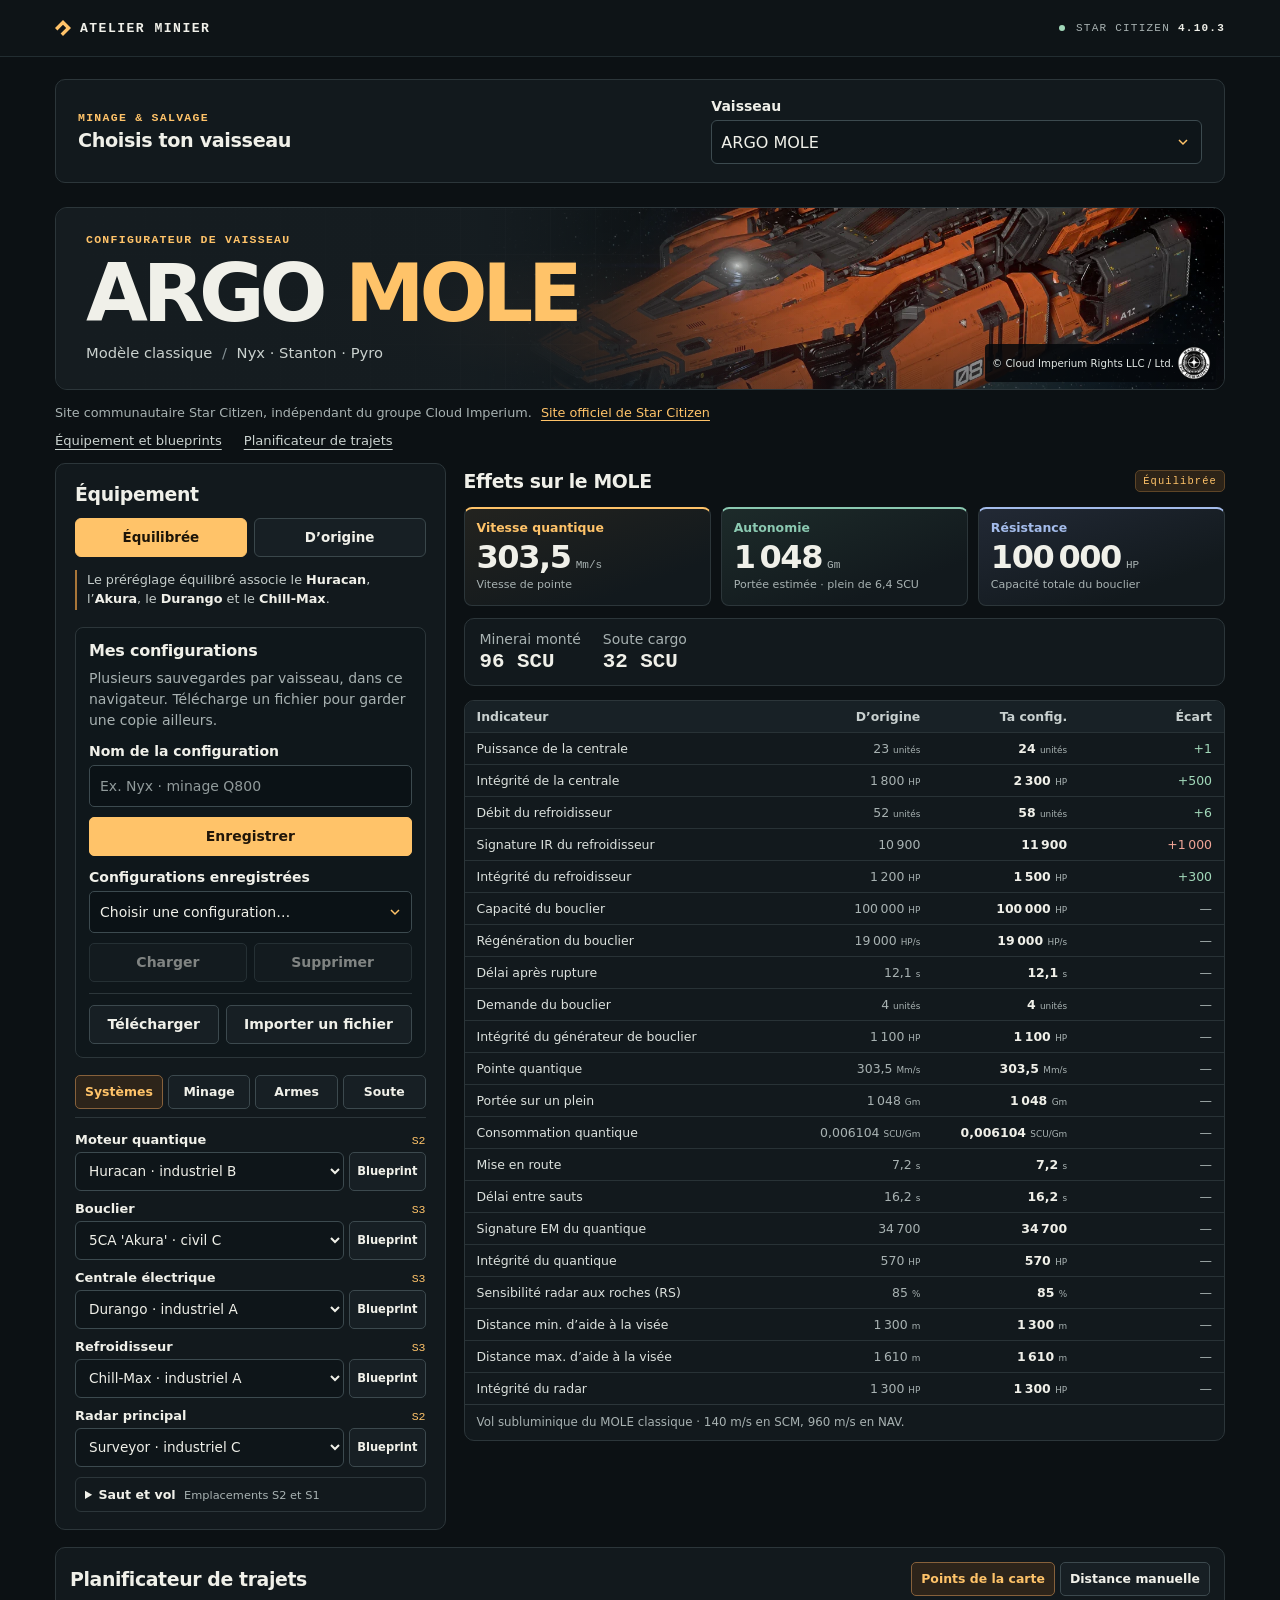
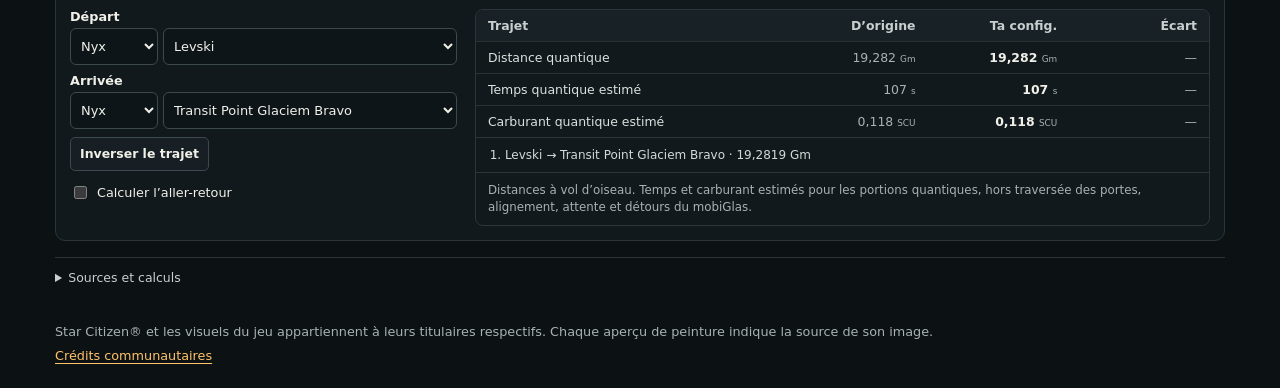
<file: index.html>
<!doctype html>
<html lang="fr">
<head>
  <meta charset="utf-8">
  <meta name="viewport" content="width=device-width, initial-scale=1">
  <meta name="description" content="Configurateur communautaire du MOLE classique. Compare les composants, simule la qualité de fabrication et prépare tes trajets dans Nyx, Stanton et Pyro.">
  <meta name="referrer" content="no-referrer">
  <title>Atelier minier · Configurateur ARGO MOLE</title>
  <link rel="stylesheet" href="style.css?v=2">
  <link rel="stylesheet" href="configurations.css?v=1">
  <link rel="stylesheet" href="ship-navigation.css?v=1">
  <link rel="stylesheet" href="capacity-summary.css?v=1">
  <script src="capacity-summary.js?v=1" defer></script>
  <script src="ship-navigation.js?v=1" defer></script>
  <script src="configurations.js?v=2" defer></script>
  <script src="catalog.js?v=3" defer></script>
  <script src="model.js" defer></script>
  <script src="app.js?v=5" defer></script>
</head>
<body>
  <header class="top">
    <div class="wrap top-inner">
      <div class="brand"><i aria-hidden="true"></i> ATELIER MINIER</div>
      <div class="patch"><span aria-hidden="true"></span> STAR CITIZEN <strong>4.10.3</strong></div>
    </div>
  </header>
  <main class="wrap">
    <section class="panel ship-picker" aria-labelledby="ship-picker-title">
      <div><p class="eyebrow">MINAGE &amp; SALVAGE</p><h2 id="ship-picker-title">Choisis ton vaisseau</h2></div>
      <div class="field"><label for="ship-picker">Vaisseau</label><select id="ship-picker"></select></div>
    </section>
    <section class="hero" aria-labelledby="title">
      <div class="hero-image" aria-hidden="true">
        <img alt="" src="assets/paints/stock.webp" fetchpriority="high">
      </div>
      <div class="hero-copy">
        <p class="eyebrow">CONFIGURATEUR DE VAISSEAU</p>
        <h1 id="title">ARGO <span>MOLE</span></h1>
        <p class="hero-sub">Modèle classique <span aria-hidden="true">/</span> Nyx · Stanton · Pyro</p>
      </div>
      <span class="visual-credit" aria-hidden="true">© Cloud Imperium Rights LLC / Ltd.</span>
    </section>
    <p class="fan-notice">Site communautaire Star Citizen, indépendant du groupe Cloud Imperium. <a href="https://robertsspaceindustries.com/">Site officiel de Star Citizen</a></p>

    <nav class="page-links" aria-label="Sections du configurateur">
      <a href="#equipment">Équipement et blueprints</a>
      <a href="#route">Planificateur de trajets</a>
    </nav>
    <div class="workspace" id="equipment">
      <section class="panel setup" aria-labelledby="setup-title">
        <h2 id="setup-title">Équipement</h2>
        <div class="presets" aria-label="Préréglages">
          <button type="button" id="balanced" aria-pressed="true">Équilibrée</button>
          <button type="button" id="stock" aria-pressed="false">D’origine</button>
        </div>
        <p class="recommendation">Le préréglage équilibré associe le <strong>Huracan</strong>, l’<strong>Akura</strong>, le <strong>Durango</strong> et le <strong>Chill-Max</strong>.</p>
        <div id="configurations"></div>
        <div class="equipment-tabs" aria-label="Catégories">
          <button type="button" data-category="systems" aria-pressed="true">Systèmes</button>
          <button type="button" data-category="mining" aria-pressed="false">Minage</button>
          <button type="button" data-category="guns" aria-pressed="false">Armes</button>
          <button type="button" data-category="cargo" aria-pressed="false">Soute</button>
        </div>
        <div class="fields" id="fields"></div>
      </section>

      <section class="results" aria-labelledby="result-title">
        <header class="result-header">
          <h2 id="result-title">Effets sur le MOLE</h2>
          <span class="mode" id="selection-name">Équilibrée</span>
        </header>
        <figure class="panel paint-preview" id="paint-preview" hidden>
          <div class="credited-photo">
            <img id="paint-image" alt="" width="1280" height="720" decoding="async">
            <span class="visual-credit" aria-hidden="true">© Cloud Imperium Rights LLC / Ltd.</span>
          </div>
          <figcaption>
            <strong id="paint-name"></strong>
            <span class="paint-links">
              <button class="secondary" type="button" id="paint-zoom">Agrandir</button>
              <a id="paint-source" target="_blank" rel="noopener noreferrer">Source de l’image</a>
            </span>
          </figcaption>
        </figure>
        <section class="panel mining-hud" id="mining-hud" aria-labelledby="mining-hud-title" hidden>
          <header class="hud-header">
            <h3 id="mining-hud-title">Repères de minage</h3>
            <label for="hud-turret">Tourelle
              <select id="hud-turret">
                <option value="laser0">Centrale</option>
                <option value="laser1">Gauche</option>
                <option value="laser2">Droite</option>
              </select>
            </label>
          </header>
          <div class="hud-layout">
            <div>
              <figure class="hud-figure">
                <div class="hud-photo">
                  <img src="hud-minage.jpg" alt="Interface de fracture avec la portée à gauche et la jauge de charge à droite" width="1536" height="1191" loading="lazy" decoding="async">
                  <button type="button" class="hud-pin" data-hud-area="range" aria-pressed="false">Portée</button>
                  <button type="button" class="hud-pin" data-hud-area="rock" aria-pressed="false">Roche</button>
                  <button type="button" class="hud-pin" data-hud-area="window" aria-pressed="true">Zone verte</button>
                  <button type="button" class="hud-pin" data-hud-area="overcharge" aria-pressed="false">Surcharge</button>
                  <button type="button" class="hud-pin" data-hud-area="power" aria-pressed="false">Intensité</button>
                </div>
                <figcaption>Capture en mode fracture · © Cloud Imperium Rights LLC / Ltd.</figcaption>
              </figure>
              <div class="hud-choices">
                <button type="button" class="secondary" data-hud-area="all" aria-pressed="false">Tous les effets</button>
                <button type="button" class="secondary" data-hud-area="extraction" aria-pressed="false">Après fracture · Extraction</button>
              </div>
            </div>
            <div class="hud-readout" id="hud-readout" aria-live="polite"></div>
          </div>
        </section>
        <div class="metrics" aria-label="Indicateurs de la configuration">
          <article class="metric speed">
            <h3>Vitesse quantique</h3>
            <p><strong id="metric-speed">303,5</strong> <span>Mm/s</span></p>
            <div>Vitesse de pointe</div>
          </article>
          <article class="metric range">
            <h3>Autonomie</h3>
            <p><strong id="metric-range">1 048</strong> <span>Gm</span></p>
            <div>Portée estimée · plein de 6,4 SCU</div>
          </article>
          <article class="metric resistance">
            <h3>Résistance</h3>
            <p><strong id="metric-shield">100 000</strong> <span>HP</span></p>
            <div>Capacité totale du bouclier</div>
          </article>
        </div>
        <section class="panel industrial-summary" id="capacity-summary" aria-label="Capacités industrielles"></section>
        <div class="panel comparison">
          <table>
            <caption class="sr-only">Configuration choisie comparée au MOLE d’origine</caption>
            <thead><tr><th scope="col">Indicateur</th><th scope="col">D’origine</th><th scope="col">Ta config.</th><th scope="col">Écart</th></tr></thead>
            <tbody id="comparison"></tbody>
          </table>
          <p id="comparison-note" class="panel-note" hidden></p>
        </div>
        <p class="sr-only" id="live-update" role="status"></p>
      </section>
    </div>

    <section id="route" class="panel route" aria-labelledby="route-title">
      <header class="result-header">
        <h2 id="route-title">Planificateur de trajets</h2>
        <div class="route-modes" aria-label="Mode du trajet">
          <button type="button" data-route-mode="map" aria-pressed="true">Points de la carte</button>
          <button type="button" data-route-mode="manual" aria-pressed="false">Distance manuelle</button>
        </div>
      </header>
      <div class="route-layout">
        <div class="route-controls">
          <div id="route-map" class="route-map">
            <fieldset>
              <legend>Départ</legend>
              <div class="route-fields">
                <label class="sr-only" for="from-system">Système de départ</label>
                <select id="from-system"><option value="nyx">Nyx</option><option value="stanton">Stanton</option><option value="pyro">Pyro</option></select>
                <label class="sr-only" for="from-point">Point de départ</label>
                <select id="from-point"></select>
              </div>
            </fieldset>
            <fieldset>
              <legend>Arrivée</legend>
              <div class="route-fields">
                <label class="sr-only" for="to-system">Système d’arrivée</label>
                <select id="to-system"><option value="nyx">Nyx</option><option value="stanton">Stanton</option><option value="pyro">Pyro</option></select>
                <label class="sr-only" for="to-point">Point d’arrivée</label>
                <select id="to-point"></select>
              </div>
            </fieldset>
            <button type="button" id="swap" class="secondary">Inverser le trajet</button>
          </div>
          <div id="route-manual" class="distance" hidden>
            <label for="distance">Distance du saut aller</label>
            <div class="distance-input">
              <input id="distance" type="number" inputmode="decimal" min="0.000001" max="2000" step="any" value="20">
              <span aria-hidden="true">Gm</span>
            </div>
            <small>1 Gm = 1 million de km.</small>
          </div>
          <label class="check-row"><input id="round-trip" type="checkbox"> Calculer l’aller-retour</label>
        </div>
        <div class="route-results">
          <table class="route-summary">
            <caption class="sr-only">Comparaison sur le trajet</caption>
            <thead><tr><th scope="col">Trajet</th><th scope="col">D’origine</th><th scope="col">Ta config.</th><th scope="col">Écart</th></tr></thead>
            <tbody id="route-comparison"></tbody>
          </table>
          <ol id="legs" class="legs" aria-label="Étapes à l’aller"></ol>
          <p id="route-status" class="route-status" role="status" hidden></p>
          <p class="panel-note">Distances à vol d’oiseau. Temps et carburant estimés pour les portions quantiques, hors traversée des portes, alignement, attente et détours du mobiGlas.</p>
        </div>
      </div>
    </section>

    <details class="sources">
      <summary>Sources et calculs</summary>
      <div class="source-content">
        <p>Composants filtrés par les emplacements, tailles et types du MOLE classique. Les fichiers du jeu peuvent répertorier une pièce compatible sans en indiquer l’obtention en jeu. Les valeurs électriques et de refroidissement sont nominales. La régénération affichée est maximale.</p>
        <p>Chaque ingrédient suit les paliers ou segments de son blueprint. Les variations du même attribut s’ajoutent autour de la valeur de référence. Les plans dépourvus de modificateur ne donnent aucun bonus simulé. Les têtes affichent la puissance nominale après fabrication et les effets des modules séparément.</p>
        <p>Portée calculée à partir du réservoir quantique de 6,4 SCU et de la consommation nominale par Gm. Le modèle de vol tient compte de la mise en route, de l’accélération et du freinage. Les temps et distances restent des estimations.</p>
        <ul>
          <li><a href="https://github.com/StarCitizenWiki/scunpacked-data/commit/f182b7f111279c9193df81927c9b4dbc8c4f3291">Composants, emplacements, recettes et coordonnées · données 4.10.3</a></li>
          <li><a href="https://codiga.fr/outils/ressources/blueprints">Obtention des blueprints · Codiga</a></li>
          <li><a href="https://starcitizen.tools/Guide:Quantum_travel_mechanics">Modèle de vol quantique · Star Citizen Wiki</a></li>
          <li><a href="https://support.robertsspaceindustries.com/hc/en-us/articles/360007611573-Mining-Basics">Interface de minage · Roberts Space Industries</a></li>
          <li><a href="https://starcitizen.tools/Module:Entity/Facet/Mining">Interprétation des modificateurs de minage · Star Citizen Wiki</a></li>
          <li><a href="https://starcitizen.tools/Nyx_system">Portes de Nyx · Star Citizen Wiki</a></li>
          <li><a href="https://uexcorp.space/vehicles/components/">Boutiques signalées par les joueurs · UEX</a></li>
          <li><a href="https://www.citadelsc.com/en/mining/gear/misc-enhanced-ore-pod">Pods renforcés · Citadel</a></li>
          <li><a href="https://robertsspaceindustries.com/en/pledge/ships/argo-mole/MOLE">Visuel du MOLE · Cloud Imperium Games</a></li>
        </ul>
      </div>
    </details>
    <footer class="fan-footer">
      <p>Star Citizen® et les visuels du jeu appartiennent à leurs titulaires respectifs. Chaque aperçu de peinture indique la source de son image.</p>
      <a href="https://support.robertsspaceindustries.com/hc/en-us/articles/360006895793-Star-Citizen-Fankit-and-Fandom-FAQ">Crédits communautaires</a>
    </footer>
    <dialog class="paint-dialog" id="paint-dialog" aria-labelledby="paint-dialog-title">
      <div class="result-header">
        <h2 id="paint-dialog-title"></h2>
        <form method="dialog"><button class="secondary" type="submit">Fermer</button></form>
      </div>
      <div class="credited-photo">
        <img id="paint-full-image" alt="" width="1280" height="720">
        <span class="visual-credit" aria-hidden="true">© Cloud Imperium Rights LLC / Ltd.</span>
      </div>
    </dialog>
    <dialog id="craft" aria-labelledby="craft-title">
      <form id="craft-form">
        <header class="result-header">
          <div><p class="eyebrow">BLUEPRINT</p><h2 id="craft-title"></h2></div>
          <button type="button" class="secondary" id="close-craft" aria-label="Fermer le blueprint">✕</button>
        </header>
        <p class="panel-note" id="craft-note"></p>
        <a id="craft-source" target="_blank" rel="noopener noreferrer">Fiche du blueprint</a>
        <div class="craft-presets" aria-label="Qualité de tous les matériaux">
          <button type="button" class="secondary" data-quality="500">Tout à 500</button>
          <button type="button" class="secondary" data-quality="800">Tout à 800</button>
          <button type="button" class="secondary" data-quality="1000">Tout à 1 000</button>
        </div>
        <div id="ingredients"></div>
        <div id="craft-results"></div>
        <div class="craft-actions">
          <button type="button" class="secondary" id="standard-item">Remonter la version standard</button>
          <button type="submit" class="primary" id="equip-crafted">Monter la pièce fabriquée</button>
        </div>
      </form>
    </dialog>
    <noscript><p>Active JavaScript pour utiliser le comparateur.</p></noscript>
  </main>
</body>
</html>
</file>
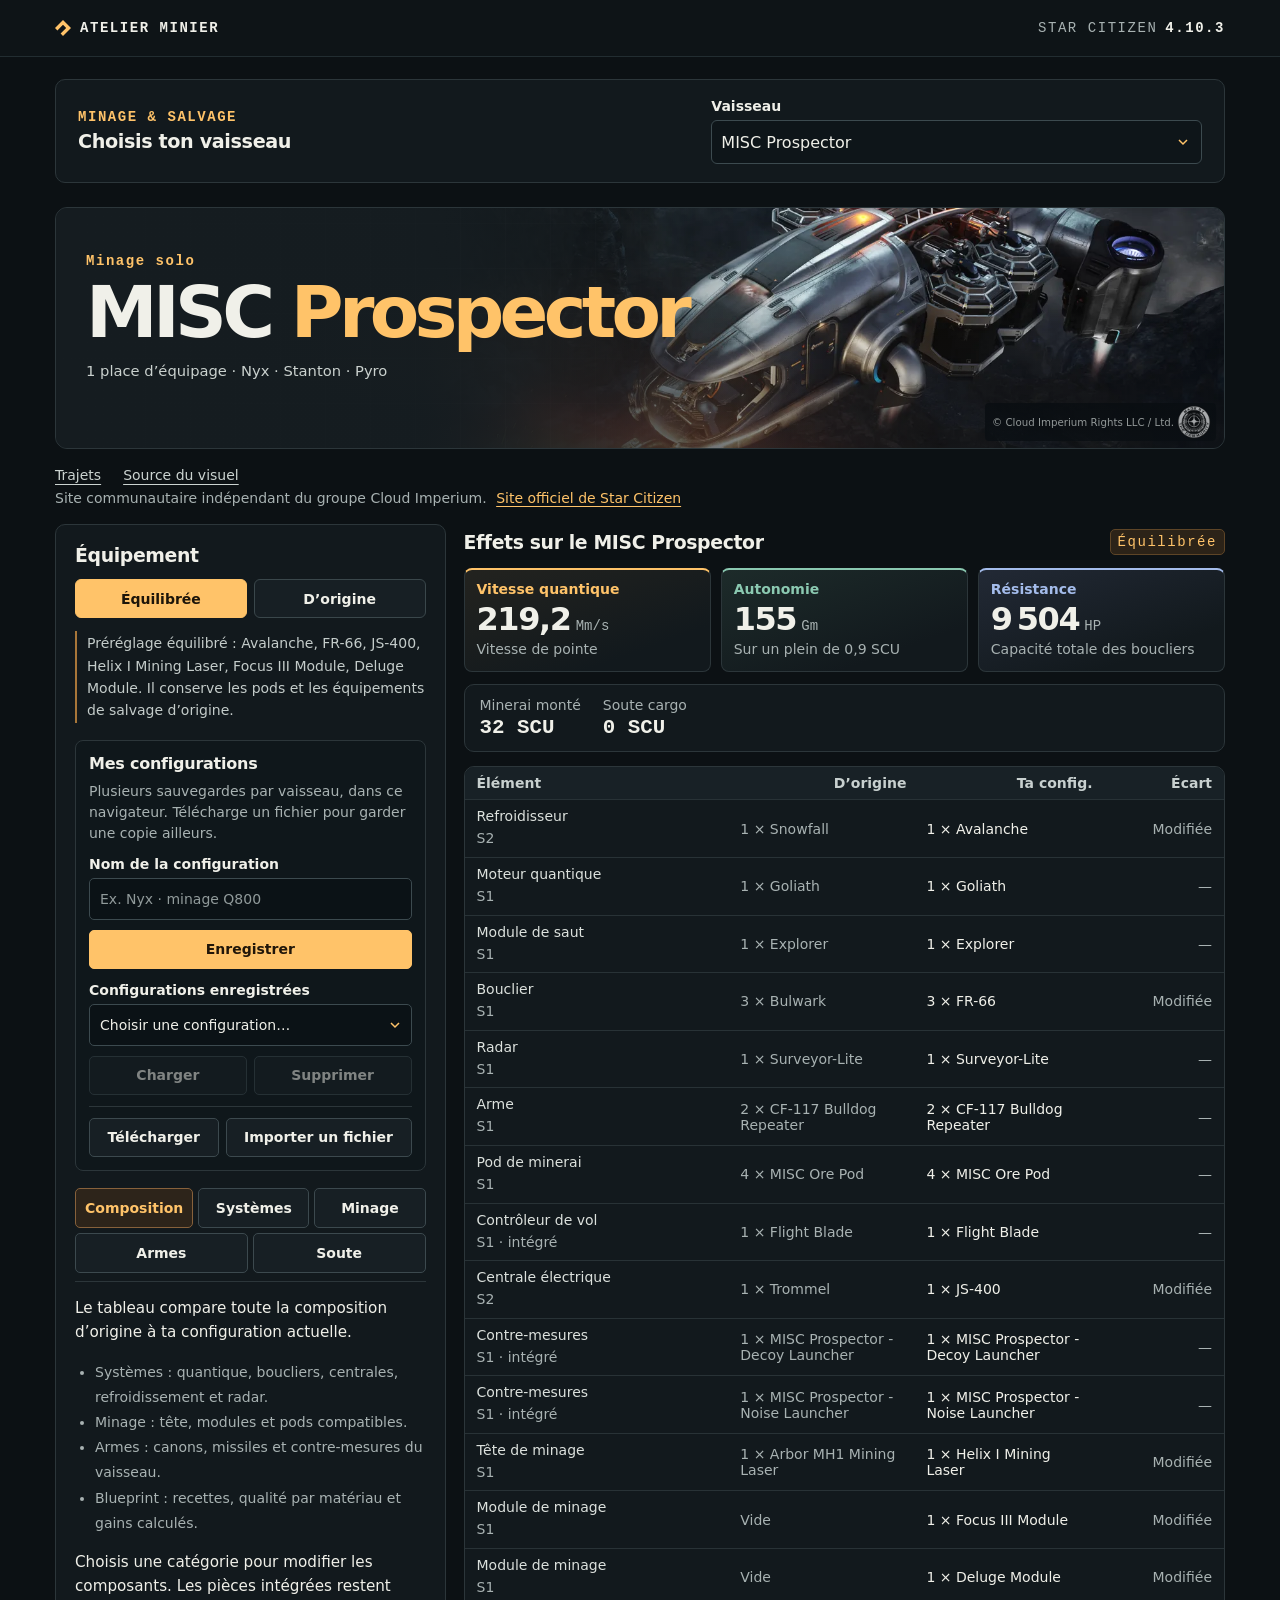
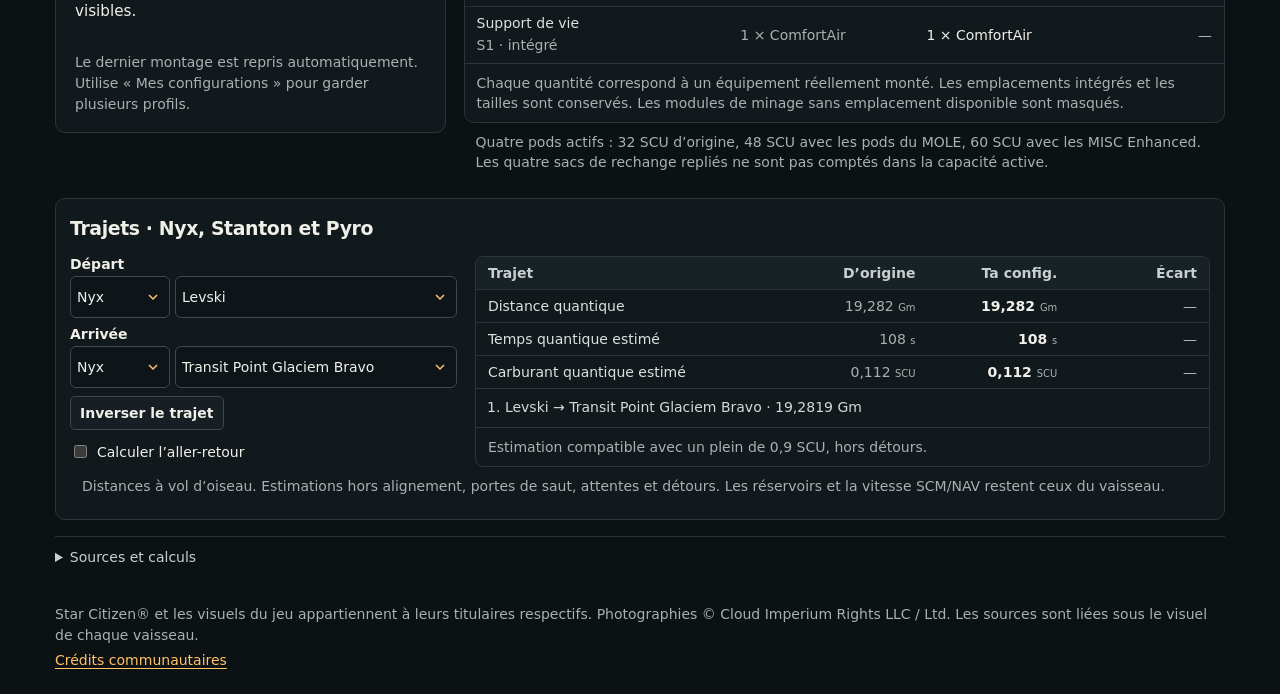
<file: flotte.html>
<!doctype html>
<html lang="fr">
<head>
  <meta charset="utf-8">
  <meta name="viewport" content="width=device-width,initial-scale=1">
  <meta name="referrer" content="no-referrer">
  <meta name="description" content="Configure les vaisseaux de minage et de salvage de Star Citizen. Compositions d’origine, composants compatibles, pods et blueprints.">
  <title>Atelier minier · Flotte de minage et salvage</title>
  <link rel="stylesheet" href="style.css?v=2">
  <link rel="stylesheet" href="fleet-style.css?v=3">
  <link rel="stylesheet" href="configurations.css?v=1">
  <link rel="stylesheet" href="ship-navigation.css?v=1">
  <link rel="stylesheet" href="capacity-summary.css?v=1">
  <script src="capacity-summary.js?v=1" defer></script>
  <script src="ship-navigation.js?v=1" defer></script>
  <script src="configurations.js?v=2" defer></script>
  <script src="fleet-data.js?v=3" defer></script>
  <script src="fleet-model.js?v=1" defer></script>
  <script src="fleet-app.js?v=5" defer></script>
</head>
<body>
  <header class="top"><div class="wrap top-inner"><div class="brand"><i aria-hidden="true"></i> ATELIER MINIER</div><div class="patch">STAR CITIZEN <strong>4.10.3</strong></div></div></header>
  <main class="wrap">
    <section class="panel ship-picker" aria-labelledby="ship-picker-title">
      <div><p class="eyebrow">MINAGE &amp; SALVAGE</p><h2 id="ship-picker-title">Choisis ton vaisseau</h2></div>
      <div class="field"><label for="ship-picker">Vaisseau</label><select id="ship-picker"></select></div>
    </section>
    <section class="hero fleet-hero" aria-labelledby="ship-title">
      <div class="hero-image"><img id="ship-image" src="fleet-prospector.webp" alt="MISC Prospector en opération de minage" width="1280" height="768"><span class="visual-credit">© Cloud Imperium Rights LLC / Ltd.</span></div>
      <div class="hero-copy"><p class="eyebrow" id="ship-role">MINAGE SOLO</p><h1 id="ship-title">MISC <span>Prospector</span></h1><p class="hero-sub" id="ship-summary">Nyx · Stanton · Pyro</p></div>
    </section>
    <nav class="page-links" aria-label="Navigation"><a href="#route">Trajets</a><a id="image-source" href="https://robertsspaceindustries.com/en/comm-link/transmission/18553-Alpha-317-Has-Launched" target="_blank" rel="noopener noreferrer">Source du visuel</a></nav>
    <p class="fan-notice">Site communautaire indépendant du groupe Cloud Imperium. <a href="https://robertsspaceindustries.com/">Site officiel de Star Citizen</a></p>
    <div class="workspace">
      <section class="panel setup" aria-labelledby="setup-title">
        <h2 id="setup-title">Équipement</h2>
        <div class="presets" aria-label="Préréglages"><button type="button" id="balanced">Équilibrée</button><button type="button" id="stock">D’origine</button></div>
        <p class="recommendation" id="recommendation"></p>
        <div id="configurations"></div>
        <div class="equipment-tabs" aria-label="Catégories">
          <button type="button" data-category="composition" aria-pressed="true">Composition</button>
          <button type="button" data-category="systems" aria-pressed="false">Systèmes</button>
          <button type="button" data-category="mining" aria-pressed="false">Minage</button>
          <button type="button" data-category="salvage" aria-pressed="false">Salvage</button>
          <button type="button" data-category="guns" aria-pressed="false">Armes</button>
          <button type="button" data-category="cargo" aria-pressed="false">Soute</button>
        </div>
        <div class="fields" id="fields"></div>
        <p class="save-state" id="save-state" role="status" aria-live="polite"></p>
      </section>
      <section class="fleet-results" aria-labelledby="result-title">
        <div class="result-header"><h2 id="result-title">Effets sur le vaisseau</h2><span class="mode" id="profile-name"></span></div>
        <div class="metrics" aria-label="Indicateurs de la configuration">
          <article class="metric"><h3>Vitesse quantique</h3><p><strong id="metric-speed">—</strong><span>Mm/s</span></p><div>Vitesse de pointe</div></article>
          <article class="metric range"><h3>Autonomie</h3><p><strong id="metric-range">—</strong><span>Gm</span></p><div id="fuel-label">Sur un plein</div></article>
          <article class="metric resistance"><h3>Résistance</h3><p><strong id="metric-shield">—</strong><span>HP</span></p><div>Capacité totale des boucliers</div></article>
        </div>
        <section class="panel industrial-summary" id="capacity-summary" aria-label="Capacités industrielles"></section>
        <section class="panel mining-hud" id="mining-hud" hidden aria-labelledby="hud-title">
          <h3 id="hud-title">Repères du minage</h3>
          <figure class="fleet-hud-photo"><img src="hud-minage.jpg" alt="HUD de minage : portée à gauche, zone verte et surcharge à droite, intensité du laser en bas" loading="lazy"><figcaption>Portée à gauche · charge à droite · intensité en bas. Les effets ci-dessous suivent la tête et les modules montés.</figcaption></figure>
          <label class="check-row"><input type="checkbox" id="active-modules">Inclure les modules actifs pendant leur durée d’action</label>
          <div id="mining-effects"></div>
        </section>
        <section class="panel salvage-compare" id="salvage-compare" hidden aria-labelledby="scraper-title">
          <h3 id="scraper-title">Comparer les modules de décapage</h3>
          <div class="field"><label for="scraper-comparison">Module à comparer</label><select id="scraper-comparison"></select></div>
          <div id="scraper-stats"></div>
          <p class="panel-note">Comparaison du module seul, sans l’équiper. Pour modifier ton montage, utilise les sélecteurs de modules à gauche. Hart et Comer sont des variantes dédiées au Salvation ; elles restent ici consultables. Le rendement réel dépend aussi du vaisseau et de l’alignement sur la coque.</p>
        </section>
        <div class="panel comparison"><table><caption class="sr-only" id="comparison-caption">Configuration comparée au montage d’origine</caption><thead><tr><th id="comparison-label" scope="col">Élément</th><th scope="col">D’origine</th><th scope="col">Ta config.</th><th scope="col" id="delta-header">Écart</th></tr></thead><tbody id="comparison"></tbody></table><p class="panel-note" id="comparison-note"></p></div>
        <p class="panel-note" id="ship-notes"></p>
      </section>
    </div>
    <section class="panel route" id="route" aria-labelledby="route-title">
      <div class="result-header"><h2 id="route-title">Trajets · Nyx, Stanton et Pyro</h2></div>
      <div class="route-layout"><div class="route-controls">
        <div class="route-map" id="route-map"><fieldset><legend>Départ</legend><div class="route-fields"><select id="from-system" aria-label="Système de départ"><option value="nyx">Nyx</option><option value="stanton">Stanton</option><option value="pyro">Pyro</option></select><select id="from-point" aria-label="Point de départ"></select></div></fieldset><fieldset><legend>Arrivée</legend><div class="route-fields"><select id="to-system" aria-label="Système d’arrivée"><option value="nyx">Nyx</option><option value="stanton">Stanton</option><option value="pyro">Pyro</option></select><select id="to-point" aria-label="Point d’arrivée"></select></div></fieldset><button type="button" class="secondary" id="swap">Inverser le trajet</button></div>
        <label class="check-row"><input type="checkbox" id="round-trip">Calculer l’aller-retour</label>
      </div><div class="route-results"><table><caption class="sr-only">Comparaison du trajet</caption><thead><tr><th scope="col">Trajet</th><th scope="col">D’origine</th><th scope="col">Ta config.</th><th scope="col">Écart</th></tr></thead><tbody id="route-comparison"></tbody></table><ol class="legs" id="legs"></ol><p class="panel-note" id="route-status"></p></div></div>
      <p class="panel-note">Distances à vol d’oiseau. Estimations hors alignement, portes de saut, attentes et détours. Les réservoirs et la vitesse SCM/NAV restent ceux du vaisseau.</p>
    </section>
    <details class="sources"><summary>Sources et calculs</summary><div class="source-content"><p>Extraction des fichiers de Star Citizen 4.10.3, arrêtée à la révision indiquée. Les choix suivent la taille, les types et les attaches du montage d’origine. Les modules Baler interchangeables sont proposés selon la FAQ CIG. Les composants intégrés, les éléments S4 dédiés et les têtes et modules spécifiques du Salvation sont conservés.</p><p>La qualité des matériaux agit uniquement selon les courbes du blueprint répertorié. Une qualité 800 ne produit pas de bonus uniforme et n’augmente pas la capacité d’un pod dont la recette ne comporte aucun bonus de volume. Les prix et les lieux d’achat ne sont pas estimés.</p><p>La résistance affichée représente la capacité des boucliers, et l’intégrité d’une pièce ses points de vie. Elles ne prédisent pas à elles seules la survie du vaisseau. Le refroidissement et la puissance sont des capacités nominales, pas un bilan de consommation en situation.</p><ul><li><a id="ship-source" href="https://github.com/StarCitizenWiki/scunpacked-data/tree/f182b7f111279c9193df81927c9b4dbc8c4f3291">Montage d’origine et composants</a></li><li><a href="https://github.com/StarCitizenWiki/scunpacked-data/blob/f182b7f111279c9193df81927c9b4dbc8c4f3291/blueprints.json">Recettes et courbes de qualité</a></li><li><a href="https://robertsspaceindustries.com/en/comm-link/engineering/21011-Q-A-Argo-MOTH">Modules interchangeables Baler · FAQ CIG du MOTH</a></li><li><a href="https://robertsspaceindustries.com/en/comm-link/engineering/20881-Q-A-RSI-Salvation">Têtes et modules dédiés · FAQ CIG du Salvation</a></li><li><a href="https://robertsspaceindustries.com/en/ship-matrix">Fiches constructeur</a></li></ul></div></details>
    <footer class="fan-footer"><p>Star Citizen® et les visuels du jeu appartiennent à leurs titulaires respectifs. Photographies © Cloud Imperium Rights LLC / Ltd. Les sources sont liées sous le visuel de chaque vaisseau.</p><a href="https://support.robertsspaceindustries.com/hc/en-us/articles/360006895793-Star-Citizen-Fankit-and-Fandom-FAQ">Crédits communautaires</a></footer>
    <noscript><p>Active JavaScript pour sélectionner le vaisseau et comparer les composants.</p></noscript>
  </main>
  <dialog id="craft-dialog" aria-labelledby="craft-title"><form id="craft-form"><div class="result-header"><div><p class="eyebrow">BLUEPRINT</p><h2 id="craft-title"></h2></div><button class="secondary" type="button" id="close-craft" aria-label="Fermer le blueprint">Fermer</button></div><p class="panel-note" id="craft-note"></p><a id="craft-source" target="_blank" rel="noopener noreferrer">Fiche du blueprint</a><div class="craft-presets" aria-label="Qualité de tous les matériaux"><button class="secondary" type="button" data-quality="500">Tout à 500</button><button class="secondary" type="button" data-quality="800">Tout à 800</button><button class="secondary" type="button" data-quality="1000">Tout à 1 000</button></div><div id="recipe-fields"></div><div class="craft-preview" id="craft-preview"></div><p class="panel-note" id="craft-quality-note"></p><div class="craft-actions"><button type="button" class="secondary" id="standard-item">Revenir à la pièce standard</button><button type="submit" class="primary" id="equip-crafted">Monter la pièce fabriquée</button></div></form></dialog>
</body>
</html>
</file>
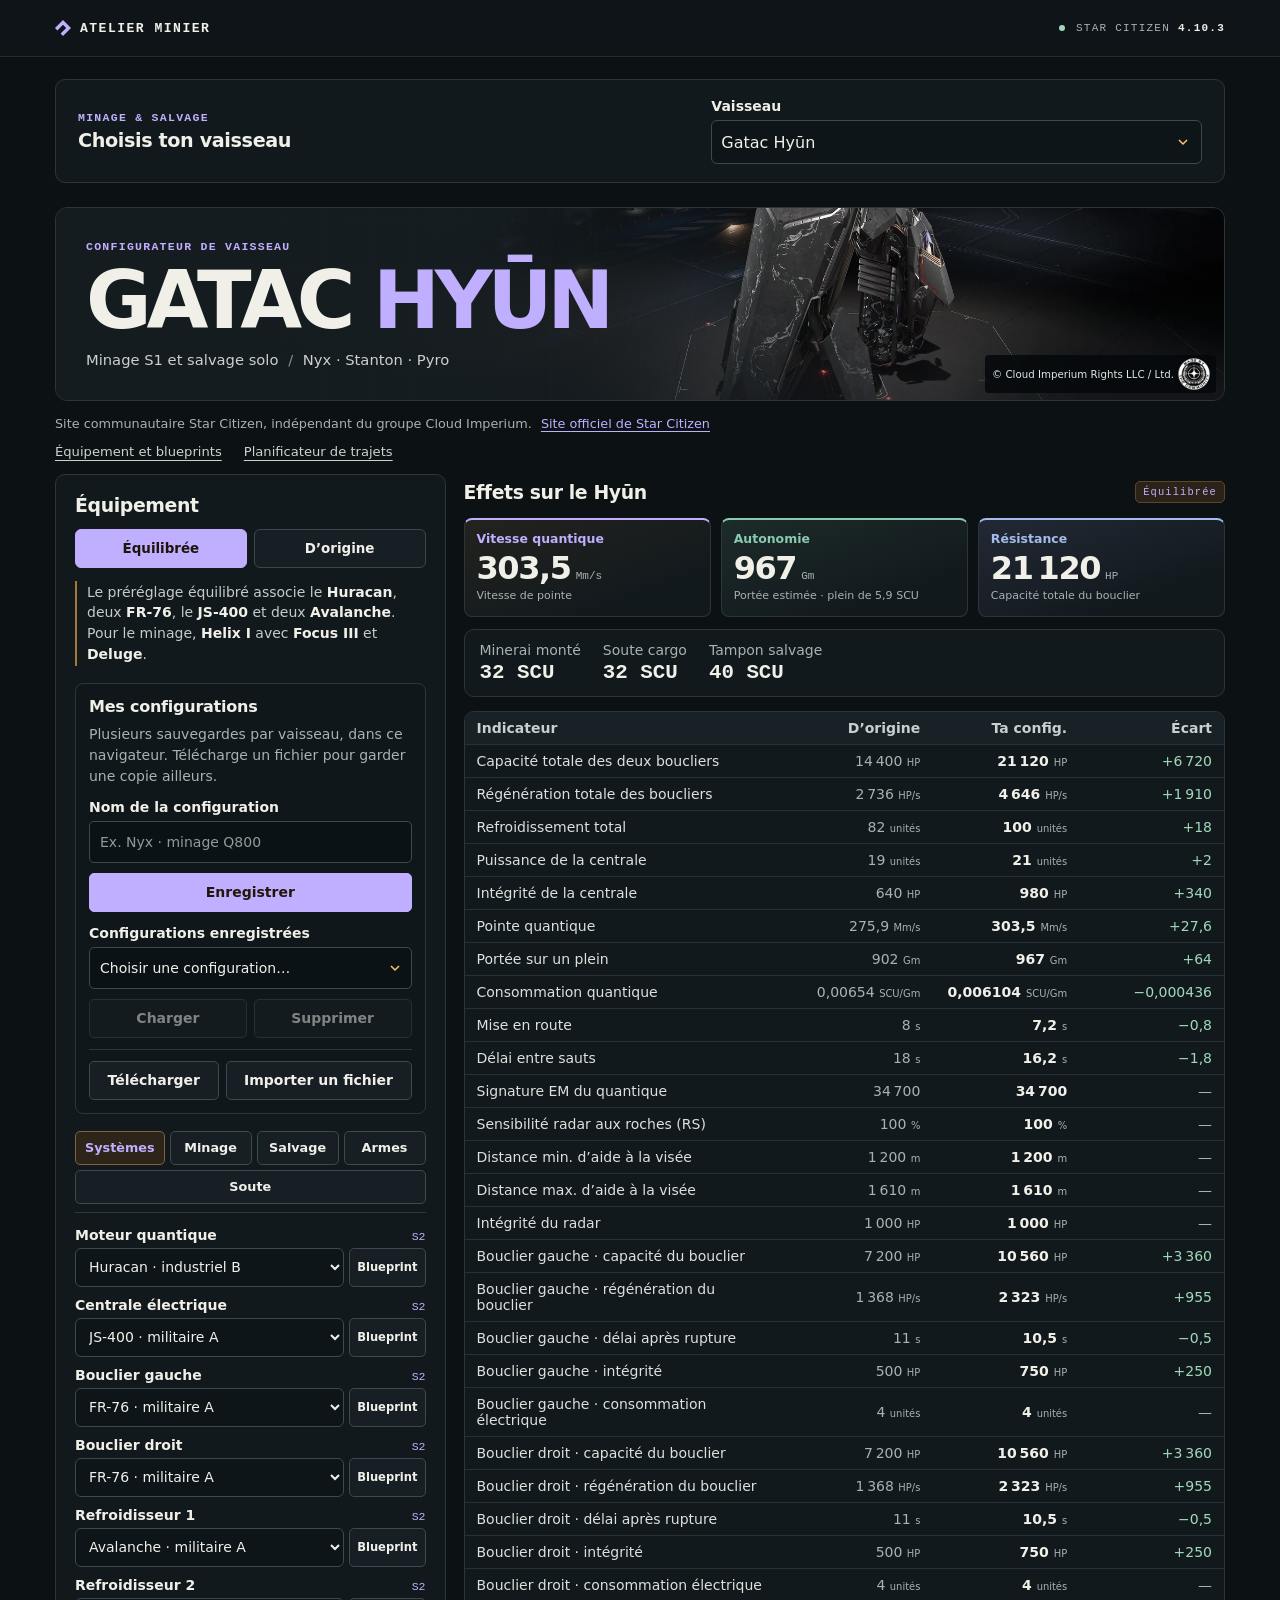
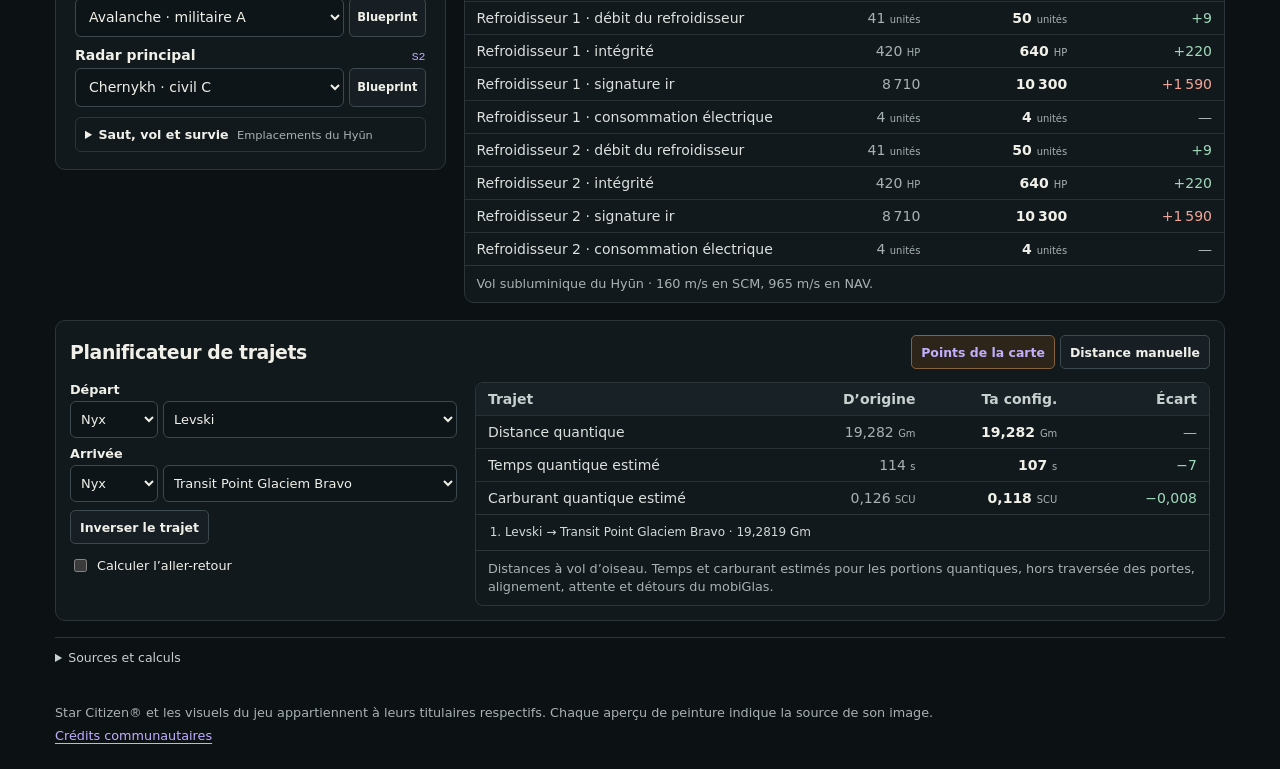
<file: hyun.html>
<!doctype html>
<html lang="fr">
<head>
  <meta charset="utf-8">
  <meta name="viewport" content="width=device-width, initial-scale=1">
  <meta name="description" content="Configurateur communautaire du Gatac Hyūn. Compare les composants, simule la qualité de fabrication et prépare tes trajets dans Nyx, Stanton et Pyro.">
  <meta name="referrer" content="no-referrer">
  <title>Atelier minier · Configurateur Gatac Hyūn</title>
  <link rel="stylesheet" href="hyun-style.css?v=1">
  <link rel="stylesheet" href="configurations.css?v=1">
  <link rel="stylesheet" href="ship-navigation.css?v=1">
  <link rel="stylesheet" href="capacity-summary.css?v=1">
  <script src="capacity-summary.js?v=1" defer></script>
  <script src="ship-navigation.js?v=1" defer></script>
  <script src="configurations.js?v=2" defer></script>
  <script src="hyun-data.js?v=4" defer></script>
  <script src="hyun-model.js?v=2" defer></script>
  <script src="hyun-app.js?v=6" defer></script>
</head>
<body>
  <header class="top">
    <div class="wrap top-inner">
      <div class="brand"><i aria-hidden="true"></i> ATELIER MINIER</div>
      <div class="patch"><span aria-hidden="true"></span> STAR CITIZEN <strong>4.10.3</strong></div>
    </div>
  </header>
  <main class="wrap">
    <section class="panel ship-picker" aria-labelledby="ship-picker-title">
      <div><p class="eyebrow">MINAGE &amp; SALVAGE</p><h2 id="ship-picker-title">Choisis ton vaisseau</h2></div>
      <div class="field"><label for="ship-picker">Vaisseau</label><select id="ship-picker"></select></div>
    </section>
    <section class="hero" aria-labelledby="title">
      <div class="hero-image" aria-hidden="true">
        <img alt="" src="hyun-stock.webp" fetchpriority="high">
      </div>
      <div class="hero-copy">
        <p class="eyebrow">CONFIGURATEUR DE VAISSEAU</p>
        <h1 id="title">GATAC <span>HYŪN</span></h1>
        <p class="hero-sub">Minage S1 et salvage solo <span aria-hidden="true">/</span> Nyx · Stanton · Pyro</p>
      </div>
      <span class="visual-credit" aria-hidden="true">© Cloud Imperium Rights LLC / Ltd.</span>
    </section>
    <p class="fan-notice">Site communautaire Star Citizen, indépendant du groupe Cloud Imperium. <a href="https://robertsspaceindustries.com/">Site officiel de Star Citizen</a></p>

    <nav class="page-links" aria-label="Sections du configurateur">
      <a href="#equipment">Équipement et blueprints</a>
      <a href="#route">Planificateur de trajets</a>
    </nav>
    <div class="workspace" id="equipment">
      <section class="panel setup" aria-labelledby="setup-title">
        <h2 id="setup-title">Équipement</h2>
        <div class="presets" aria-label="Préréglages">
          <button type="button" id="balanced" aria-pressed="true">Équilibrée</button>
          <button type="button" id="stock" aria-pressed="false">D’origine</button>
        </div>
        <p class="recommendation">Le préréglage équilibré associe le <strong>Huracan</strong>, deux <strong>FR-76</strong>, le <strong>JS-400</strong> et deux <strong>Avalanche</strong>. Pour le minage, <strong>Helix I</strong> avec <strong>Focus III</strong> et <strong>Deluge</strong>.</p>
        <div id="configurations"></div>
        <div class="equipment-tabs" aria-label="Catégories">
          <button type="button" data-category="systems" aria-pressed="true">Systèmes</button>
          <button type="button" data-category="mining" aria-pressed="false">Minage</button>
          <button type="button" data-category="salvage" aria-pressed="false">Salvage</button>
          <button type="button" data-category="guns" aria-pressed="false">Armes</button>
          <button type="button" data-category="cargo" aria-pressed="false">Soute</button>
        </div>
        <div class="fields" id="fields"></div>
      </section>

      <section class="results" aria-labelledby="result-title">
        <header class="result-header">
          <h2 id="result-title">Effets sur le Hyūn</h2>
          <span class="mode" id="selection-name">Équilibrée</span>
        </header>
        <figure class="panel paint-preview" id="paint-preview" hidden>
          <div class="credited-photo">
            <img id="paint-image" alt="" width="1280" height="720" decoding="async">
            <span class="visual-credit" aria-hidden="true">© Cloud Imperium Rights LLC / Ltd.</span>
          </div>
          <figcaption>
            <strong id="paint-name"></strong>
            <span class="paint-links">
              <button class="secondary" type="button" id="paint-zoom">Agrandir</button>
              <a id="paint-source" target="_blank" rel="noopener noreferrer">Source de l’image</a>
            </span>
          </figcaption>
        </figure>
        <section class="panel mining-hud" id="mining-hud" aria-labelledby="mining-hud-title" hidden>
          <header class="hud-header">
            <h3 id="mining-hud-title">Repères de minage</h3>
            <label for="hud-turret">Bras minier
              <select id="hud-turret">
                <option value="laser0">Tête S1</option>
              </select>
            </label>
          </header>
          <div class="hud-layout">
            <div>
              <figure class="hud-figure">
                <div class="hud-photo">
                  <img src="hud-minage.jpg" alt="Interface de fracture avec la portée à gauche et la jauge de charge à droite" width="1536" height="1191" loading="lazy" decoding="async">
                  <button type="button" class="hud-pin" data-hud-area="range" aria-pressed="false">Portée</button>
                  <button type="button" class="hud-pin" data-hud-area="rock" aria-pressed="false">Roche</button>
                  <button type="button" class="hud-pin" data-hud-area="window" aria-pressed="true">Zone verte</button>
                  <button type="button" class="hud-pin" data-hud-area="overcharge" aria-pressed="false">Surcharge</button>
                  <button type="button" class="hud-pin" data-hud-area="power" aria-pressed="false">Intensité</button>
                </div>
                <figcaption>Repères communs du mode fracture · © Cloud Imperium Rights LLC / Ltd.</figcaption>
              </figure>
              <div class="hud-choices">
                <button type="button" class="secondary" data-hud-area="all" aria-pressed="false">Tous les effets</button>
                <button type="button" class="secondary" data-hud-area="extraction" aria-pressed="false">Après fracture · Extraction</button>
              </div>
            </div>
            <div class="hud-readout" id="hud-readout" aria-live="polite"></div>
          </div>
        </section>
        <section class="panel mining-hud" id="salvage-guide" aria-labelledby="salvage-title" hidden>
          <h3 id="salvage-title">Repères de salvage</h3>
          <div class="salvage-stages">
            <article><h4>Décapage · RMC</h4><p>Les deux Baler S2 reçoivent des modules interchangeables : Abrade, Cinch ou Trawler pour décaper, ReadyGrip pour tracter. Choisis deux modules par bras et compare séparément leur vitesse, leur rayon et leur efficacité. Portée nominale de chaque Baler <strong>150 m</strong>.</p></article>
            <article><h4>Fragmentation</h4><p>Le mode de fracture du salvage casse l’épave en morceaux compatibles avec la désintégration. Le module de décapage agit sur la collecte du revêtement.</p></article>
            <article><h4>Broyage · CMAT</h4><p>Le mode de désintégration récupère la structure de l’épave. Surveille le <strong>tampon commun de 40 SCU</strong> et imprime les caisses avant de le saturer.</p></article>
          </div>
          <p class="panel-note">Soute externe de 32 SCU · caisses jusqu’à 8 SCU · minerai dans quatre pods interchangeables de 8, 12 ou 15 SCU. Le stockage de minerai total est calculé dans l’onglet Soute.</p>
        </section>
        <div class="metrics" aria-label="Indicateurs de la configuration">
          <article class="metric speed">
            <h3>Vitesse quantique</h3>
            <p><strong id="metric-speed">303,5</strong> <span>Mm/s</span></p>
            <div>Vitesse de pointe</div>
          </article>
          <article class="metric range">
            <h3>Autonomie</h3>
            <p><strong id="metric-range">1 048</strong> <span>Gm</span></p>
            <div>Portée estimée · plein de 5,9 SCU</div>
          </article>
          <article class="metric resistance">
            <h3>Résistance</h3>
            <p><strong id="metric-shield">21 120</strong> <span>HP</span></p>
            <div>Capacité totale du bouclier</div>
          </article>
        </div>
        <section class="panel industrial-summary" id="capacity-summary" aria-label="Capacités industrielles"></section>
        <div class="panel comparison">
          <table>
            <caption class="sr-only">Configuration choisie comparée au Hyūn d’origine</caption>
            <thead><tr><th scope="col">Indicateur</th><th scope="col">D’origine</th><th scope="col">Ta config.</th><th scope="col">Écart</th></tr></thead>
            <tbody id="comparison"></tbody>
          </table>
          <p id="comparison-note" class="panel-note" hidden></p>
        </div>
        <p class="sr-only" id="live-update" role="status"></p>
      </section>
    </div>

    <section id="route" class="panel route" aria-labelledby="route-title">
      <header class="result-header">
        <h2 id="route-title">Planificateur de trajets</h2>
        <div class="route-modes" aria-label="Mode du trajet">
          <button type="button" data-route-mode="map" aria-pressed="true">Points de la carte</button>
          <button type="button" data-route-mode="manual" aria-pressed="false">Distance manuelle</button>
        </div>
      </header>
      <div class="route-layout">
        <div class="route-controls">
          <div id="route-map" class="route-map">
            <fieldset>
              <legend>Départ</legend>
              <div class="route-fields">
                <label class="sr-only" for="from-system">Système de départ</label>
                <select id="from-system"><option value="nyx">Nyx</option><option value="stanton">Stanton</option><option value="pyro">Pyro</option></select>
                <label class="sr-only" for="from-point">Point de départ</label>
                <select id="from-point"></select>
              </div>
            </fieldset>
            <fieldset>
              <legend>Arrivée</legend>
              <div class="route-fields">
                <label class="sr-only" for="to-system">Système d’arrivée</label>
                <select id="to-system"><option value="nyx">Nyx</option><option value="stanton">Stanton</option><option value="pyro">Pyro</option></select>
                <label class="sr-only" for="to-point">Point d’arrivée</label>
                <select id="to-point"></select>
              </div>
            </fieldset>
            <button type="button" id="swap" class="secondary">Inverser le trajet</button>
          </div>
          <div id="route-manual" class="distance" hidden>
            <label for="distance">Distance du saut aller</label>
            <div class="distance-input">
              <input id="distance" type="number" inputmode="decimal" min="0.000001" max="2000" step="any" value="20">
              <span aria-hidden="true">Gm</span>
            </div>
            <small>1 Gm = 1 million de km.</small>
          </div>
          <label class="check-row"><input id="round-trip" type="checkbox"> Calculer l’aller-retour</label>
        </div>
        <div class="route-results">
          <table class="route-summary">
            <caption class="sr-only">Comparaison sur le trajet</caption>
            <thead><tr><th scope="col">Trajet</th><th scope="col">D’origine</th><th scope="col">Ta config.</th><th scope="col">Écart</th></tr></thead>
            <tbody id="route-comparison"></tbody>
          </table>
          <ol id="legs" class="legs" aria-label="Étapes à l’aller"></ol>
          <p id="route-status" class="route-status" role="status" hidden></p>
          <p class="panel-note">Distances à vol d’oiseau. Temps et carburant estimés pour les portions quantiques, hors traversée des portes, alignement, attente et détours du mobiGlas.</p>
        </div>
      </div>
    </section>

    <details class="sources">
      <summary>Sources et calculs</summary>
      <div class="source-content">
        <p>Composants filtrés par les emplacements, tailles et types du Gatac Hyūn. Les fichiers du jeu peuvent répertorier une pièce compatible sans en indiquer l’obtention en jeu. Les valeurs électriques et de refroidissement sont nominales. La régénération affichée est maximale.</p>
        <p>Chaque ingrédient suit les paliers ou segments de son blueprint. Les variations du même attribut s’ajoutent autour de la valeur de référence. Les plans dépourvus de modificateur ne donnent aucun bonus simulé. Les têtes affichent la puissance nominale après fabrication et les effets des modules séparément.</p>
        <p>Portée calculée à partir du réservoir quantique de 5,9 SCU et de la consommation nominale par Gm. Le modèle de vol tient compte de la mise en route, de l’accélération et du freinage. Les temps et distances restent des estimations.</p>
        <ul>
          <li><a href="https://github.com/StarCitizenWiki/scunpacked-data/commit/f182b7f111279c9193df81927c9b4dbc8c4f3291">Composants, emplacements, recettes et coordonnées · données 4.10.3</a></li>
          <li><a href="https://robertsspaceindustries.com/en/comm-link/engineering/21011-Q-A-Argo-MOTH">Modules interchangeables des têtes Baler · FAQ CIG du MOTH</a></li>
          <li><a href="https://citizen-logbook.com/fr/vaisseaux/gama/gatac-hyun">Deuxième module du Hyūn en station · essai Star Citizen Logbook</a></li>
          <li><a href="https://codiga.fr/outils/ressources/blueprints">Obtention des blueprints · Codiga</a></li>
          <li><a href="https://starcitizen.tools/Guide:Quantum_travel_mechanics">Modèle de vol quantique · Star Citizen Wiki</a></li>
          <li><a href="https://support.robertsspaceindustries.com/hc/en-us/articles/360007611573-Mining-Basics">Interface de minage · Roberts Space Industries</a></li>
          <li><a href="https://starcitizen.tools/Module:Entity/Facet/Mining">Interprétation des modificateurs de minage · Star Citizen Wiki</a></li>
          <li><a href="https://starcitizen.tools/Nyx_system">Portes de Nyx · Star Citizen Wiki</a></li>
          <li><a href="https://uexcorp.space/vehicles/components/">Boutiques signalées par les joueurs · UEX</a></li>
          <li><a href="https://robertsspaceindustries.com/en/comm-link/transmission/21349-Gatac-Hy-n">Hyūn, activités et peintures · Roberts Space Industries</a></li>
          <li><a href="https://robertsspaceindustries.com/en/comm-link/transmission/21349-Gatac-Hy-n">Visuels du Hyūn · Cloud Imperium Games</a></li>
        </ul>
      </div>
    </details>
    <footer class="fan-footer">
      <p>Star Citizen® et les visuels du jeu appartiennent à leurs titulaires respectifs. Chaque aperçu de peinture indique la source de son image.</p>
      <a href="https://support.robertsspaceindustries.com/hc/en-us/articles/360006895793-Star-Citizen-Fankit-and-Fandom-FAQ">Crédits communautaires</a>
    </footer>
    <dialog class="paint-dialog" id="paint-dialog" aria-labelledby="paint-dialog-title">
      <div class="result-header">
        <h2 id="paint-dialog-title"></h2>
        <form method="dialog"><button class="secondary" type="submit">Fermer</button></form>
      </div>
      <div class="credited-photo">
        <img id="paint-full-image" alt="" width="1280" height="720">
        <span class="visual-credit" aria-hidden="true">© Cloud Imperium Rights LLC / Ltd.</span>
      </div>
    </dialog>
    <dialog id="craft" aria-labelledby="craft-title">
      <form id="craft-form">
        <header class="result-header">
          <div><p class="eyebrow">BLUEPRINT</p><h2 id="craft-title"></h2></div>
          <button type="button" class="secondary" id="close-craft" aria-label="Fermer le blueprint">✕</button>
        </header>
        <p class="panel-note" id="craft-note"></p>
        <a id="craft-source" target="_blank" rel="noopener noreferrer">Fiche du blueprint</a>
        <div class="craft-presets" aria-label="Qualité de tous les matériaux">
          <button type="button" class="secondary" data-quality="500">Tout à 500</button>
          <button type="button" class="secondary" data-quality="800">Tout à 800</button>
          <button type="button" class="secondary" data-quality="1000">Tout à 1 000</button>
        </div>
        <div id="ingredients"></div>
        <div id="craft-results"></div>
        <div class="craft-actions">
          <button type="button" class="secondary" id="standard-item">Remonter la version standard</button>
          <button type="submit" class="primary" id="equip-crafted">Monter la pièce fabriquée</button>
        </div>
      </form>
    </dialog>
    <noscript><p>Active JavaScript pour utiliser le comparateur.</p></noscript>
  </main>
</body>
</html>
</file>
<file: style.css>
:root {
  color-scheme: dark;
  --bg: #0c1114;
  --surface: #12191d;
  --border: #2c363a;
  --text: #f0f0e9;
  --muted: #a8b2b2;
  --amber: #ffc369;
  --green: #a1d8b9;
  --pink: #f0a597;
  --mono: "IBM Plex Mono", "Cascadia Mono", Consolas, monospace;
  font-family: Inter, "Segoe UI", system-ui, sans-serif;
}
* { box-sizing: border-box; }
body { margin: 0; background: var(--bg); color: var(--text); }
button, input, select { font: inherit; }
button, select, summary { cursor: pointer; }
:focus-visible { outline: 2px solid var(--amber); outline-offset: 3px; }
[hidden] { display: none !important; }
.wrap { width: min(1170px, calc(100% - 72px)); margin-inline: auto; }
.top { border-bottom: 1px solid #222d31; background: #0e1417; }
.top-inner { height: 56px; display: flex; align-items: center; justify-content: space-between; }
.brand, .patch, .eyebrow, .mode { font-family: var(--mono); letter-spacing: .11em; }
.brand { display: flex; align-items: center; gap: 9px; font-size: .82rem; font-weight: 700; }
.brand i { display: inline-block; width: 16px; height: 16px; background: var(--amber); clip-path: polygon(0 50%, 50% 0, 100% 50%, 50% 100%, 35% 85%, 70% 50%, 50% 30%, 15% 65%); }
.brand span { color: #758489; }
.patch { display: flex; align-items: center; gap: 8px; color: var(--muted); font-size: .69rem; white-space: nowrap; }
.patch span { width: 6px; height: 6px; border-radius: 50%; background: var(--green); margin-right: 3px; }
.patch strong { color: var(--text); font-weight: 600; }
.hero { isolation: isolate; overflow: hidden; position: relative; margin: 24px 0; border: 1px solid var(--border); border-radius: 12px; background: #161e22; }
.hero::before {
  position: absolute; inset: 0; z-index: -2; content: "";
  background: radial-gradient(ellipse at 79% 58%, #554032, transparent 55%), repeating-linear-gradient(90deg, transparent 0 44px, #ffffff0b 44px 45px), repeating-linear-gradient(0deg, transparent 0 44px, #ffffff0b 44px 45px);
}
.hero-image { position: absolute; inset: 0 0 0 36%; z-index: -1; mask-image: linear-gradient(90deg, transparent 0%, #000 36%); }
.hero-image::after { position: absolute; inset: 0; content: ""; background: linear-gradient(0deg, #12181d75, transparent 65%); }
.hero-image img { width: 100%; height: 100%; object-fit: cover; object-position: center 55%; display: block; }
.hero-copy { padding: 25px 30px 28px; background: linear-gradient(90deg, #151c20 0%, #151c20e8 31%, transparent 66%); }
.eyebrow { color: var(--amber); font-size: .72rem; font-weight: 600; margin: 0 0 8px; }
h1 { font-size: clamp(3rem, 7vw, 5rem); line-height: .99; letter-spacing: -.065em; margin: 0 0 11px; font-weight: 800; }
h1 span { color: var(--amber); }
.hero-sub { margin: 0; color: #cad1ce; font-size: .92rem; }
.hero-sub span { margin-inline: 5px; color: #849094; }
.workspace { display: grid; grid-template-columns: minmax(250px, .88fr) minmax(0, 2fr); gap: 18px; align-items: start; }
.panel { border: 1px solid var(--border); border-radius: 10px; background: var(--surface); }
.setup { padding: 19px 19px 17px; }
h2 { margin: 0; font-size: 1.18rem; letter-spacing: -.02em; }
.presets { display: grid; grid-template-columns: 1fr 1fr; gap: 7px; margin-top: 13px; }
.presets button { border: 1px solid #3a474b; border-radius: 6px; background: #171f24; color: var(--text); min-height: 39px; padding: 6px 8px; font-size: .84rem; font-weight: 650; }
.presets button:hover { border-color: var(--amber); }
.presets button[aria-pressed="true"] { background: var(--amber); color: #1d1509; border-color: var(--amber); }
.recommendation { margin: 13px 0 16px; color: #c4ccca; border-left: 2px solid #a87639; padding: 1px 0 1px 10px; font-size: .8rem; line-height: 1.48; }
.recommendation strong { color: var(--text); font-weight: 650; }
.fields { display: grid; gap: 12px; }
.field label, .distance label { display: flex; align-items: baseline; justify-content: space-between; gap: 8px; font-size: .81rem; font-weight: 650; margin-bottom: 5px; }
.field label span { color: var(--amber); font: .72rem var(--mono); }
.field select, .distance-input input { width: 100%; min-height: 39px; border: 1px solid #3c4a4f; border-radius: 6px; background: #0e1519; color: var(--text); padding: 7px 9px; font-size: .85rem; }
.field select:hover, .distance-input input:hover { border-color: #82918f; }
small { display: block; font-size: .72rem; line-height: 1.4; color: var(--muted); margin-top: 5px; }
.distance { border-top: 1px solid var(--border); margin-top: 15px; padding-top: 13px; }
.distance label span { color: var(--muted); font-weight: 400; font-size: .72rem; }
.distance-input { position: relative; }
.distance-input input { padding-right: 49px; }
.distance-input span { position: absolute; right: 13px; top: 10px; font: .8rem var(--mono); color: var(--muted); pointer-events: none; }
.distance-input input[aria-invalid="true"] { border-color: var(--pink); }
.result-header { display: flex; align-items: center; justify-content: space-between; flex-wrap: wrap; gap: 9px; min-height: 30px; margin: 3px 0 11px; }
.mode { color: var(--amber); background: #2c2318; border: 1px solid #5e4527; border-radius: 5px; padding: 4px 7px; font-size: .65rem; }
.metrics { display: grid; grid-template-columns: repeat(3, minmax(0, 1fr)); gap: 10px; margin-bottom: 12px; }
.metric { --tone: var(--amber); min-width: 0; background: linear-gradient(160deg, #23231f, #12191d 76%); border: 1px solid var(--border); border-top: 2px solid var(--tone); border-radius: 8px; padding: 11px 12px 12px; }
.metric.range { --tone: #8bc9b1; background: linear-gradient(160deg, #1d2b2a, #12191d 76%); }
.metric.resistance { --tone: #a4bceb; background: linear-gradient(160deg, #222935, #12191d 76%); }
.metric h3 { margin: 0; color: var(--tone); font-size: .78rem; font-weight: 650; }
.metric p { display: flex; flex-wrap: wrap; align-items: baseline; gap: 0 5px; margin: 4px 0 3px; }
.metric p strong { font-size: clamp(1.4rem, 2.7vw, 2rem); white-space: nowrap; letter-spacing: -.044em; line-height: 1.13; font-variant-numeric: tabular-nums; }
.metric p span { font: .69rem var(--mono); color: var(--muted); }
.metric div { color: var(--muted); font-size: .69rem; line-height: 1.35; }
.paint-preview { margin: 0 0 12px; overflow: hidden; }
.paint-preview img { display: block; width: 100%; height: auto; aspect-ratio: 16 / 9; background: var(--bg); }
.paint-preview figcaption {
  display: flex; justify-content: space-between; align-items: baseline; flex-wrap: wrap;
  gap: 5px 12px; padding: 9px 12px; font-size: .85rem;
}
.paint-links { display: inline-flex; flex-wrap: wrap; gap: 4px 12px; font-size: .74rem; }
.paint-links a:last-child { color: var(--muted); }
.comparison { overflow: hidden; }
table { width: 100%; border-collapse: collapse; table-layout: fixed; }
thead { background: #182126; }
th, td { font-size: .78rem; padding: 8px 10px; vertical-align: middle; }
thead th { font-weight: 650; text-align: right; color: #c8d0cf; }
th:first-child { text-align: left; width: 42%; padding-left: 12px; }
th:last-child, td:last-child { padding-right: 12px; }
tbody tr { border-top: 1px solid #283236; }
tbody th { font-weight: 500; color: #dce1dd; }
td { text-align: right; font-variant-numeric: tabular-nums; }
td:nth-child(2) { color: var(--muted); }
td:nth-child(3) { font-weight: 650; }
td:last-child { color: var(--muted); }
td.good { color: var(--green); }
td.bad { color: var(--pink); }
.unit { color: var(--muted); font-weight: 400; font-size: .71em; display: inline-block; }
.route-status { margin: 0; padding: 9px 12px; font-size: .8rem; border-top: 1px solid #704338; background: #31201e; color: #ffc2b4; }
.sources { margin: 16px 0 25px; color: var(--muted); border-top: 1px solid var(--border); font-size: .78rem; line-height: 1.55; }
.sources summary { width: fit-content; padding: 10px 0; color: #c8d1ce; }
.source-content { max-width: 900px; }
.source-content p { margin: 0 0 8px; }
.source-content ul { display: flex; flex-wrap: wrap; gap: 4px 18px; padding-left: 17px; }
a { color: var(--amber); text-underline-offset: 3px; }
.sr-only { position: absolute; width: 1px; height: 1px; padding: 0; margin: -1px; overflow: hidden; clip-path: inset(50%); white-space: nowrap; border: 0; }
@media (max-width: 850px) {
  .wrap { width: calc(100% - 36px); }
  .workspace { gap: 12px; grid-template-columns: minmax(216px, .9fr) minmax(0, 1.8fr); }
  .setup { padding: 14px; }
  th, td { padding-inline: 5px; }
  .metrics { gap: 6px; }
  .metric { padding-inline: 8px; }
}
@media (max-width: 650px) {
  .wrap { width: calc(100% - 28px); }
  .top-inner { height: 47px; }
  .hero { margin: 14px 0; }
  .hero-copy { padding: 20px 15px; background: linear-gradient(90deg, #151c20 2%, #151c20d9 40%, transparent 87%); }
  .hero-image { left: 25%; }
  .hero-image img { object-position: 54% center; }
  .workspace { grid-template-columns: 1fr; gap: 16px; }
  .fields { grid-template-columns: repeat(2, minmax(0, 1fr)); gap: 10px; }
  .metrics { gap: 7px; }
  .metric p strong { font-size: clamp(1.2rem, 5vw, 1.7rem); }
  .metric div { font-size: .64rem; }
}
@media (max-width: 365px) {
  .fields { grid-template-columns: 1fr; }
  .metric h3, th, td { font-size: .7rem; }
  th:first-child { padding-left: 8px; }
  th:last-child, td:last-child { padding-right: 8px; }
}

.page-links { display: flex; gap: 12px 22px; flex-wrap: wrap; margin: -6px 0 15px; font-size: .82rem; }
.page-links a { color: #cbd3d0; text-underline-offset: 4px; }
.page-links a:hover { color: var(--amber); }
.workspace { grid-template-columns: minmax(330px, 1fr) minmax(0, 1.95fr); }
.equipment-tabs, .route-modes, .craft-presets { display: flex; gap: 5px; flex-wrap: wrap; }
.equipment-tabs { margin: 0 0 14px; padding-bottom: 8px; border-bottom: 1px solid var(--border); }
.equipment-tabs button, .route-modes button, .secondary, .primary {
  background: #171f24; border: 1px solid #3c494e; color: var(--text); font-size: .78rem; font-weight: 650;
  padding: 6px 9px; min-height: 34px; border-radius: 5px;
}
.equipment-tabs button { flex: 1; }
.equipment-tabs button[aria-pressed="true"], .route-modes button[aria-pressed="true"] {
  color: var(--amber); border-color: #87613b; background: #2d241a;
}
.secondary:hover, .primary:hover, .equipment-tabs button:hover, .route-modes button:hover { border-color: var(--amber); }
.primary { background: var(--amber); border-color: var(--amber); color: #211609; }
button:disabled { opacity: .5; cursor: default; }
.fields { display: flex; flex-direction: column; gap: 10px; }
.field-control { display: flex; gap: 5px; }
.field-control select { min-width: 0; }
.field-control .secondary { flex: none; white-space: nowrap; padding-inline: 7px; font-size: .72rem; }
.field-control .crafted { color: var(--amber); border-color: #87613b; }
.group-edit { border: 1px solid var(--border); border-radius: 6px; padding: 0 9px; }
.group-edit > summary { padding: 9px 0; font-size: .79rem; font-weight: 650; }
.group-edit > .fields { padding: 1px 0 11px; }
.group-edit > summary span { color: var(--muted); font-size: .71rem; margin-left: 4px; font-weight: 400; }
.panel-note { margin: 0; padding: 9px 12px; color: var(--muted); font-size: .74rem; line-height: 1.43; }
.comparison .panel-note { border-top: 1px solid var(--border); }
.route { margin-top: 17px; padding: 14px; }
.route .result-header { margin: 0 0 13px; }
.route-layout { display: grid; grid-template-columns: minmax(285px, 1fr) minmax(0, 1.9fr); gap: 18px; }
.route-map { display: grid; gap: 8px; }
.route-controls .distance { border: 0; padding: 0; margin: 0; }
.route-controls fieldset { margin: 0; padding: 0; border: 0; min-width: 0; }
.route-controls legend { font-size: .8rem; font-weight: 650; margin-bottom: 4px; padding: 0; }
.route-fields { display: grid; grid-template-columns: 88px minmax(0, 1fr); gap: 5px; }
.route-fields select, .recipe-quality {
  background: #0e1519; color: var(--text); border: 1px solid #3c4a4f; border-radius: 6px;
  min-width: 0; min-height: 37px; padding: 6px; font-size: .81rem;
}
#swap { justify-self: start; }
.check-row { display: flex; align-items: center; gap: 7px; margin-top: 12px; font-size: .8rem; }
.check-row input { accent-color: var(--amber); }
.route-results { border: 1px solid var(--border); border-radius: 8px; overflow: hidden; }
.route-results .panel-note { border-top: 1px solid var(--border); }
.legs { margin: 0; padding: 8px 12px 8px 29px; color: #d3dad7; font-size: .75rem; line-height: 1.55; border-top: 1px solid var(--border); }
.legs:empty { display: none; }
.legs .gate-leg { color: var(--amber); }
dialog { width: min(610px, calc(100% - 24px)); max-height: calc(100% - 24px); overflow: auto; padding: 17px; background: var(--surface); color: var(--text); border: 1px solid #586564; border-radius: 11px; }
dialog::backdrop { background: #070a0cd9; }
dialog .result-header { margin: 0; }
dialog .eyebrow { margin-bottom: 3px; }
dialog .panel-note { padding: 8px 0; }
.craft-presets { margin: 4px 0 10px; }
.recipe-row { border-top: 1px solid var(--border); padding: 8px 0; display: grid; grid-template-columns: 1fr 74px; gap: 8px; align-items: center; }
.recipe-row label { font-size: .81rem; }
.recipe-row label span { display: block; color: var(--muted); font-size: .72rem; }
.recipe-quality { width: 100%; }
.craft-preview { border: 1px solid var(--border); border-radius: 6px; overflow: hidden; margin-top: 4px; }
.craft-actions { display: flex; justify-content: flex-end; flex-wrap: wrap; gap: 7px; margin-top: 12px; }
@media (max-width: 900px) {
  .workspace { grid-template-columns: minmax(285px, 1fr) minmax(0, 1.45fr); }
  .route-layout { grid-template-columns: minmax(220px, 1fr) minmax(0, 1.35fr); gap: 11px; }
}
@media (max-width: 700px) {
  .workspace, .route-layout { grid-template-columns: 1fr; }
  .route .result-header { min-height: 0; }
  .route-controls { padding-bottom: 5px; }
}

#craft-source { display: inline-block; margin-bottom: 7px; font-size: .76rem; }

.fan-notice { color: var(--muted); font-size: .8rem; line-height: 1.45; margin: -10px 0 16px; }
.fan-notice a { margin-inline-start: 5px; }
.fan-footer { color: var(--muted); font-size: .8rem; line-height: 1.5; padding: 0 0 22px; }
.fan-footer p { margin: 0 0 4px; }
.credited-photo { position: relative; overflow: hidden; }
.visual-credit {
  position: absolute; bottom: 7px; right: 8px; display: flex; align-items: center;
  min-height: 38px; padding: 4px 42px 4px 7px; border-radius: 4px;
  background: #05090cd9 url("assets/made-by-community.png") right 5px center / 34px no-repeat;
  color: #e0e6e3; font-size: .64rem; pointer-events: none;
}
.paint-links { align-items: center; }
.paint-dialog { width: min(1100px, calc(100% - 24px)); }
.paint-dialog .result-header { margin-bottom: 9px; }
.paint-dialog img { display: block; width: 100%; height: auto; max-height: 74vh; object-fit: contain; background: var(--bg); }

.mining-hud { margin-bottom: 12px; padding: 13px; }
.hud-header { display: flex; flex-wrap: wrap; align-items: center; justify-content: space-between; gap: 9px; margin-bottom: 12px; }
.hud-header h3 { margin: 0; font-size: 1rem; letter-spacing: -.018em; }
.hud-header label { display: flex; align-items: center; gap: 7px; color: var(--muted); font-size: .77rem; }
.hud-header select { min-height: 34px; padding: 4px 7px; border: 1px solid #3c494e; border-radius: 5px; background: #0e1519; color: var(--text); }
.hud-layout { display: grid; grid-template-columns: repeat(auto-fit, minmax(min(100%, 300px), 1fr)); gap: 14px; align-items: start; }
.hud-figure { margin: 0; }
.hud-photo { position: relative; border: 1px solid var(--border); border-radius: 7px; background: #090f14; }
.hud-photo img { display: block; width: 100%; height: auto; border-radius: 6px; }
.hud-pin {
  --pin-color: var(--amber);
  position: absolute; transform: translate(-50%, -50%); min-height: 32px; padding: 4px 8px;
  border: 1px solid var(--pin-color); border-radius: 5px; background: #0b1115f0; color: var(--pin-color);
  box-shadow: 0 0 0 2px #061017ae; font-size: .72rem; font-weight: 750; white-space: nowrap;
}
.hud-pin[data-hud-area="range"] { left: 16%; top: 31%; }
.hud-pin[data-hud-area="rock"] { left: 15%; top: 58%; }
.hud-pin[data-hud-area="window"] { --pin-color: var(--green); left: 84%; top: 54%; }
.hud-pin[data-hud-area="overcharge"] { --pin-color: var(--pink); left: 83%; top: 30%; }
.hud-pin[data-hud-area="power"] { --pin-color: #b0caf7; left: 82%; top: 72%; }
.hud-pin:hover, .hud-pin[aria-pressed="true"] { background: var(--pin-color); color: #11171a; }
.hud-figure figcaption { color: var(--muted); font-size: .65rem; line-height: 1.45; margin: 6px 0 8px; }
.hud-choices { display: flex; flex-wrap: wrap; gap: 6px; }
.hud-choices .secondary { font-size: .73rem; }
.hud-choices [aria-pressed="true"] { border-color: #87613b; color: var(--amber); background: #2d241a; }
.hud-readout h4 { margin: 0 0 5px; font-size: .88rem; }
.hud-readout > p { margin: 0 0 8px; color: var(--muted); font-size: .76rem; line-height: 1.48; }
.hud-part { margin-top: 7px; padding: 8px 9px; border: 1px solid var(--border); border-radius: 6px; background: #0f161a; }
.hud-part h5 { margin: 0; font-size: .78rem; }
.hud-part p { margin: 3px 0 0; color: var(--muted); font-size: .71rem; line-height: 1.4; }
.hud-part dl { margin: 5px 0 0; }
.hud-line { display: grid; grid-template-columns: minmax(0, 1fr) auto; align-items: baseline; gap: 6px; padding: 3px 0; font-size: .74rem; line-height: 1.38; }
.hud-line + .hud-line { border-top: 1px solid #253034; }
.hud-line dd { display: grid; margin: 0; text-align: right; white-space: nowrap; font-variant-numeric: tabular-nums; }
.hud-delta { color: var(--muted); font-weight: 650; }
.hud-delta.good { color: var(--green); }
.hud-delta.bad { color: var(--pink); }
.hud-readout .hud-reference { margin: 7px 0 0; }
</file>
<file: configurations.css>
.named-configs { border: 1px solid var(--border); background: #0f171b; border-radius: 8px; margin: 17px 0; padding: 13px; }
.named-configs h3 { margin: 0; font-size: 1rem; letter-spacing: -.015em; }
.named-configs .configs-help { color: var(--muted); font-size: .875rem; line-height: 1.5; margin: 8px 0 12px; }
.configs-field { margin: 10px 0; }
.configs-field label { display: block; margin-bottom: 6px; font-size: .875rem; font-weight: 600; }
.configs-field input,.configs-field select { width: 100%; min-width: 0; min-height: 42px; padding: 8px 10px; border: 1px solid #3c4a4f; border-radius: 5px; background-color: #0b1216; color: var(--text); font: inherit; font-size: .875rem; }
.configs-field input::placeholder { color: #a8b2b2; opacity: .85; }
.configs-field select { appearance: none; padding-right: 29px; background: #0b1216 url("data:image/svg+xml,%3Csvg xmlns='http://www.w3.org/2000/svg' viewBox='0 0 16 16'%3E%3Cpath d='m4 6 4 4 4-4' stroke='%23ffc369' stroke-width='1.5' fill='none'/%3E%3C/svg%3E") right 8px center/16px no-repeat; }
.named-configs button { font-size: .875rem; min-height: 39px; }
.named-configs .config-save { width: 100%; margin-bottom: 3px; }
.configs-actions,.configs-files { display: flex; flex-wrap: wrap; gap: 7px; }
.configs-actions button { flex: 1; }
.configs-files { padding-top: 11px; margin-top: 11px; border-top: 1px solid var(--border); }
.configs-files button { flex: 1 1 auto; }
.configs-status { color: var(--green); font-size: .875rem; line-height: 1.5; margin: 10px 0 0; overflow-wrap: anywhere; }
.configs-status:empty { margin: 0; }
.configs-status.config-error { color: var(--pink); }
.config-undo { margin-top: 9px; }
</file>
<file: ship-navigation.css>
.ship-picker { margin: 22px 0 18px; padding: 18px 22px; display: grid; grid-template-columns: 1fr minmax(230px,.8fr); gap: 20px; align-items: center; }
.ship-picker .eyebrow { margin: 0 0 5px; }
.ship-picker h2 { margin: 0; font-size: 1.2rem; }
.ship-picker .field { min-width: 0; margin: 0; }
.ship-picker .field label { margin-bottom: 6px; font-size: .875rem; }
.ship-picker .field select { width: 100%; min-height: 44px; font-size: 1rem; padding-right: 32px; appearance: none; background-image: url("data:image/svg+xml,%3Csvg xmlns='http://www.w3.org/2000/svg' viewBox='0 0 16 16'%3E%3Cpath d='m4 6 4 4 4-4' stroke='%23ffc369' stroke-width='1.5' fill='none'/%3E%3C/svg%3E"); background-size: 16px; background-position: right 10px center; background-repeat: no-repeat; }
@media(max-width:700px) { .ship-picker { grid-template-columns: 1fr; padding: 16px; gap: 12px; } }
</file>
<file: capacity-summary.css>
.industrial-summary { padding: 12px 15px; display: flex; flex-wrap: wrap; gap: 10px 22px; margin-bottom: 14px; }
.industrial-summary div { font-size: .875rem; color: var(--muted); }
.industrial-summary strong { color: var(--text); display: block; margin-top: 3px; font: 650 1.3rem var(--mono); }
</file>
<file: fleet-style.css>
body { font-size: 1rem; }
.patch,.eyebrow,.mode,.brand,.page-links,.fan-notice,.fan-footer { font-size: .875rem; }
.fleet-hero { min-height: 240px; }
.fleet-hero .hero-copy { padding-block: 45px; min-height: 240px; }
.fleet-hero h1 { font-size: clamp(2.8rem,6vw,4.5rem); max-width: 60%; }
.fleet-hero .hero-sub { max-width: 54%; line-height: 1.6; }
.fleet-hero .hero-image { inset-inline-start: 30%; }
.fleet-hero .hero-image img { object-position: center; }
.fleet-results { min-width: 0; }
.field label,.field select,.field-control .secondary,.secondary,.primary,.equipment-tabs button,.presets button,
.recommendation,.panel-note,small,th,td,.group-edit>summary,.group-edit>summary span,.metric h3,.metric div,.save-state,
.recipe-row label,.recipe-row label span,.recipe-quality,.route-fields select,.route-controls legend,.check-row,.legs { font-size: .875rem; }
.field label span,.metric p span { font-size: .875rem; }
.field select, .route-fields select { min-height: 42px; padding-right: 30px; appearance: none; background-image: url("data:image/svg+xml,%3Csvg xmlns='http://www.w3.org/2000/svg' viewBox='0 0 16 16'%3E%3Cpath d='m4 6 4 4 4-4' stroke='%23ffc369' stroke-width='1.5' fill='none'/%3E%3C/svg%3E"); background-size: 16px; background-position: right 8px center; background-repeat: no-repeat; }
.field select:disabled { opacity: .75; cursor: default; }
.equipment-tabs button { flex-basis: 29%; min-height: 40px; }
.save-state { color: var(--muted); margin: 14px 0 0; line-height: 1.5; }
.recommendation { line-height: 1.6; }
.comparison th:first-child { width: 35%; }
.comparison th:last-child { width: 16%; }
.comparison td { overflow-wrap: anywhere; }
.comparison td.component { text-align: left; font-weight: 500; }
.comparison td .part-quality { display: block; color: var(--amber); margin-top: 4px; font-size: .875rem; }
.composition-intro p { font-size: .95rem; line-height: 1.6; margin-top: 0; }
.composition-intro ul { color: var(--muted); font-size: .875rem; line-height: 1.8; padding-left: 20px; }
.mining-hud h3,.salvage-compare h3 { margin: 0 0 12px; font-size: 1.05rem; }
.fleet-hud-photo { margin: 0 0 12px; }
.fleet-hud-photo img { width: 100%; max-height: 300px; object-fit: contain; display: block; background: #030c14; border: 1px solid var(--border); border-radius: 6px; }
.fleet-hud-photo figcaption { color: var(--muted); font-size: .875rem; line-height: 1.5; margin-top: 7px; }
.mining-effect-grid { display: grid; gap: 8px; margin-top: 14px; }
.mining-effect { display: flex; justify-content: space-between; gap: 10px; font-size: .875rem; padding-bottom: 8px; border-bottom: 1px solid var(--border); }
.good { color: var(--green); }.bad { color: var(--pink); }
.mining-pieces { color: var(--muted); font-size: .875rem; line-height: 1.6; }
.salvage-compare { padding: 14px; margin-bottom: 14px; }
.salvage-compare .panel-note { padding: 9px 0 0; }
.scraper-values { display: flex; flex-wrap: wrap; gap: 12px 22px; padding: 12px 0; }
.scraper-values div { font-size: .875rem; color: var(--muted); }.scraper-values strong { color: var(--text); display: block; margin-top: 4px; font-family: var(--mono); }
.status-error { color: var(--pink); }
.sources { font-size: .875rem; }
.route-results { min-width: 0; }.route-fields { grid-template-columns: 100px minmax(0,1fr); }
@media(max-width:900px) { .workspace { grid-template-columns: minmax(275px,1fr) minmax(0,1.5fr); }.route-layout { grid-template-columns: 1fr; } }
@media(max-width:700px) { .workspace { grid-template-columns: 1fr; }.fleet-hero .hero-copy { padding: 26px 18px; min-height: 230px; }.fleet-hero h1 { max-width: 70%; font-size: 2.9rem; }.fleet-hero .hero-sub { max-width: 70%; }.fleet-hero .hero-image { inset-inline-start: 18%; }.metrics { grid-template-columns: repeat(3,minmax(0,1fr)); }.metric { padding: 10px 8px; }.metric div,.metric h3 { font-size: .875rem; }.comparison th:first-child { width: 31%; }.comparison th:last-child { width: 16%; }th,td { padding: 9px 5px; }.route { padding: 13px; } }
@media(max-width:420px) { .metrics { grid-template-columns: 1fr; }.metric p strong { font-size: 1.8rem; }.metric p { margin-bottom: 4px; }.fleet-hero .hero-sub { max-width: 80%; }.fleet-hero h1 { max-width: 85%; }.comparison th:last-child,.comparison td:last-child { padding-right: 6px; }.comparison th:first-child { padding-left: 7px; } }
</file>
<file: hyun-style.css>
@import url("style.css?v=2");
:root { --amber: #c0afff; }
.hero-copy { padding-block: 32px; }
.hero-image { left: 31%; }
.hero-image img { object-position: center; }
.page-links [aria-current="page"] { color: var(--amber); font-weight: 700; }
.equipment-tabs button { font-size: .8rem; }
.recommendation, .field label, .field select, th, td { font-size: .875rem; }
.field small, .panel-note { font-size: .8rem; }
.salvage-stages { display: grid; gap: 10px; margin-top: 12px; }
.salvage-stages article { border: 1px solid var(--border); padding: 12px; border-radius: 7px; }
.salvage-stages h4 { font-size: .95rem; margin: 0 0 5px; }
.salvage-stages p { font-size: .875rem; line-height: 1.5; color: var(--muted); margin: 0; }
.salvage-stages strong { color: var(--text); }
.paint-preview img { aspect-ratio: 1500 / 643; }
</file>
